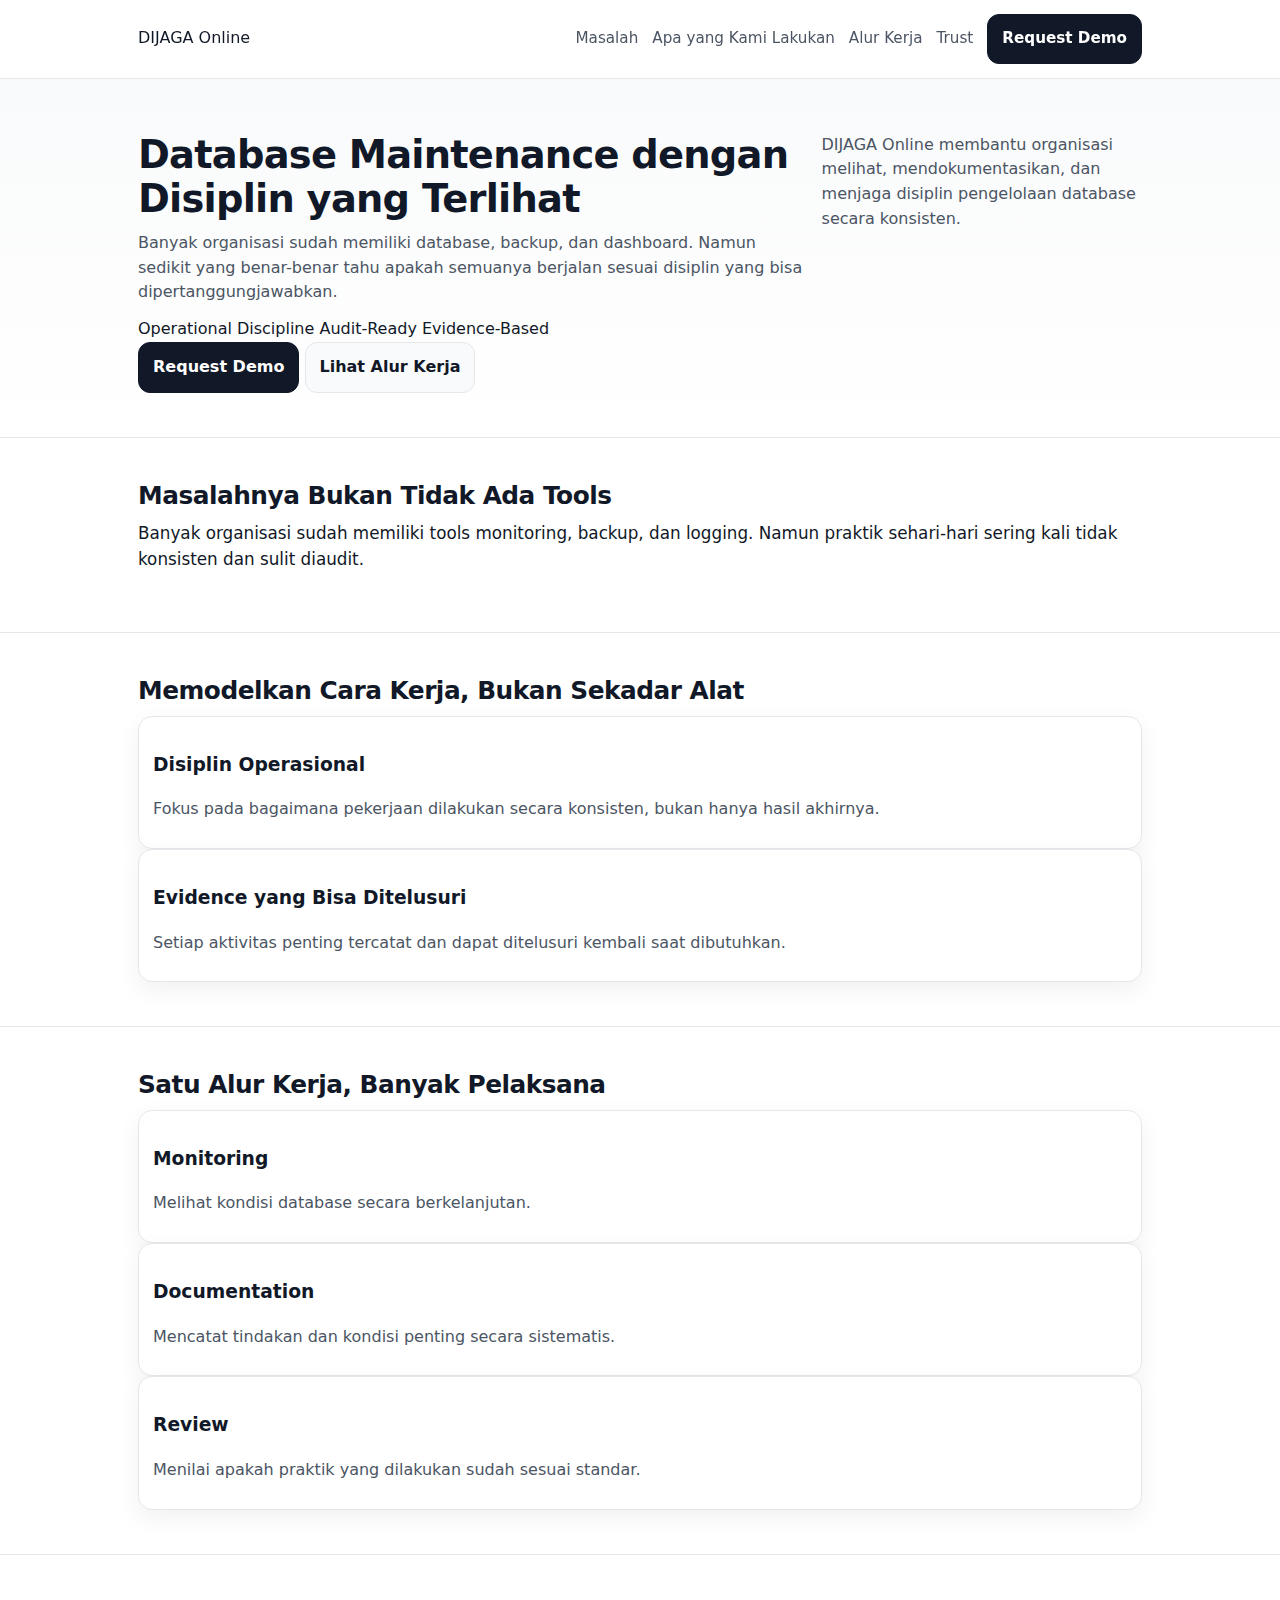
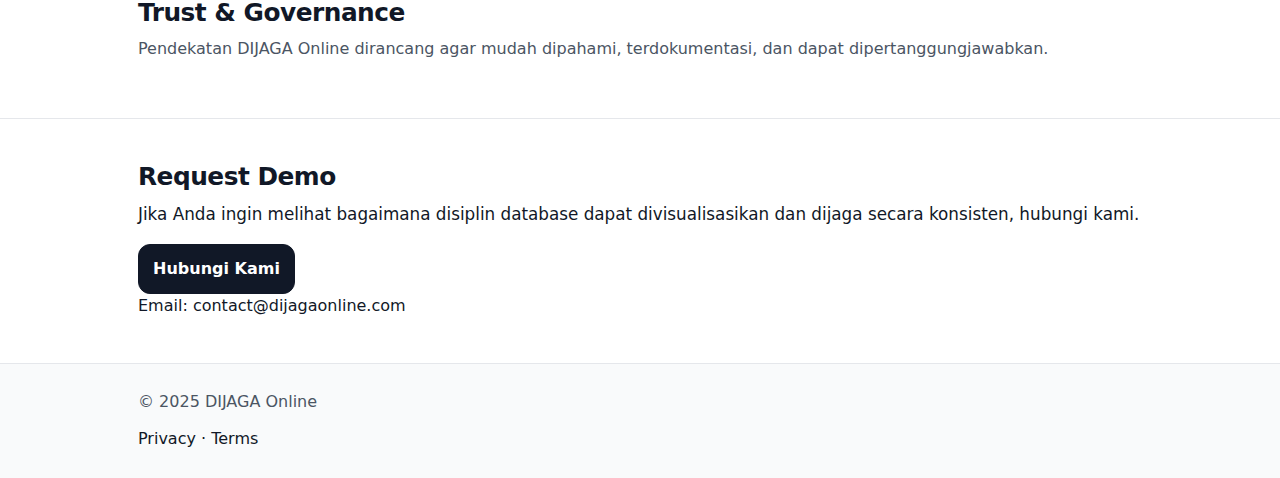
<file: public/index.html>
<!DOCTYPE html>
<html lang="id">
<head>
  <meta charset="utf-8" />
  <meta name="viewport" content="width=device-width, initial-scale=1" />

  <title>DIJAGA Online — Database Maintenance dengan Disiplin yang Terlihat</title>

  <meta name="description" content="DIJAGA Online membantu organisasi melihat, mendokumentasikan, dan menjaga disiplin pengelolaan database secara konsisten." />
<!-- Cache-busting CSS -->
  <link rel="stylesheet" href="styles.css?v=20251229-1">
  
</head>

<body>

<!-- ================= HEADER ================= -->
<header class="site-header">
  <div class="container header__inner">
    <div class="brand">
      <div class="brand__mark"></div>
      <span>DIJAGA Online</span>
    </div>

    <nav class="nav">
      <a href="#problem">Masalah</a>
      <a href="#what">Apa yang Kami Lakukan</a>
      <a href="#flow">Alur Kerja</a>
      <a href="#trust">Trust</a>
      <a href="#contact" class="btn btn--primary nav__cta">Request Demo</a>
    </nav>
  </div>
</header>

<!-- ================= HERO ================= -->
<section class="section section--dark hero">
  <div class="container hero__grid">
    <div class="hero__copy">
      <h1>Database Maintenance dengan Disiplin yang Terlihat</h1>

      <p>
        Banyak organisasi sudah memiliki database, backup, dan dashboard.
        Namun sedikit yang benar-benar tahu apakah semuanya berjalan
        sesuai disiplin yang bisa dipertanggungjawabkan.
      </p>

      <div class="hero__badges">
        <span class="badge">Operational Discipline</span>
        <span class="badge">Audit-Ready</span>
        <span class="badge">Evidence-Based</span>
      </div>

      <div class="mt16">
        <a href="#contact" class="btn btn--primary">Request Demo</a>
        <a href="#flow" class="btn btn--secondary">Lihat Alur Kerja</a>
      </div>
    </div>

    <div class="hero__panel">
      <p class="m0">
        DIJAGA Online membantu organisasi melihat, mendokumentasikan,
        dan menjaga disiplin pengelolaan database secara konsisten.
      </p>
    </div>
  </div>
</section>

<!-- ================= PROBLEM ================= -->
<section id="problem" class="section">
  <div class="container">
    <h2>Masalahnya Bukan Tidak Ada Tools</h2>

    <p class="lead">
      Banyak organisasi sudah memiliki tools monitoring, backup, dan logging.
      Namun praktik sehari-hari sering kali tidak konsisten dan sulit diaudit.
    </p>
  </div>
</section>

<!-- ================= WHAT ================= -->
<section id="what" class="section section--soft">
  <div class="container">
    <h2>Memodelkan Cara Kerja, Bukan Sekadar Alat</h2>

    <div class="grid grid--2">
      <div class="card card--accent">
        <h3>Disiplin Operasional</h3>
        <p>
          Fokus pada bagaimana pekerjaan dilakukan secara konsisten,
          bukan hanya hasil akhirnya.
        </p>
      </div>

      <div class="card card--accent">
        <h3>Evidence yang Bisa Ditelusuri</h3>
        <p>
          Setiap aktivitas penting tercatat dan dapat ditelusuri kembali
          saat dibutuhkan.
        </p>
      </div>
    </div>
  </div>
</section>

<!-- ================= FLOW ================= -->
<section id="flow" class="section">
  <div class="container">
    <h2>Satu Alur Kerja, Banyak Pelaksana</h2>

    <div class="grid">
      <div class="card">
        <h3>Monitoring</h3>
        <p>Melihat kondisi database secara berkelanjutan.</p>
      </div>

      <div class="card">
        <h3>Documentation</h3>
        <p>Mencatat tindakan dan kondisi penting secara sistematis.</p>
      </div>

      <div class="card">
        <h3>Review</h3>
        <p>Menilai apakah praktik yang dilakukan sudah sesuai standar.</p>
      </div>
    </div>
  </div>
</section>

<!-- ================= TRUST ================= -->
<section id="trust" class="section section--soft">
  <div class="container">
    <h2>Trust &amp; Governance</h2>

    <div class="callout">
      <p class="m0">
        Pendekatan DIJAGA Online dirancang agar mudah dipahami,
        terdokumentasi, dan dapat dipertanggungjawabkan.
      </p>
    </div>
  </div>
</section>

<!-- ================= CONTACT ================= -->
<section id="contact" class="section section--dark contact">
  <div class="container">
    <h2>Request Demo</h2>

    <p class="lead">
      Jika Anda ingin melihat bagaimana disiplin database dapat
      divisualisasikan dan dijaga secara konsisten, hubungi kami.
    </p>

    <div class="contact__actions">
      <a href="mailto:contact@dijagaonline.com" class="btn btn--primary">
        Hubungi Kami
      </a>
    </div>

    <div class="contact__meta">
      Email:
      <a href="mailto:contact@dijagaonline.com">contact@dijagaonline.com</a>
    </div>
  </div>
</section>

<!-- ================= FOOTER ================= -->
<footer class="site-footer">
  <div class="container footer__inner">
    <p class="m0">© 2025 DIJAGA Online</p>

    <div>
      <a href="privacy.html">Privacy</a> ·
      <a href="terms.html">Terms</a>
    </div>
  </div>
</footer>

</body>
</html>
</file>
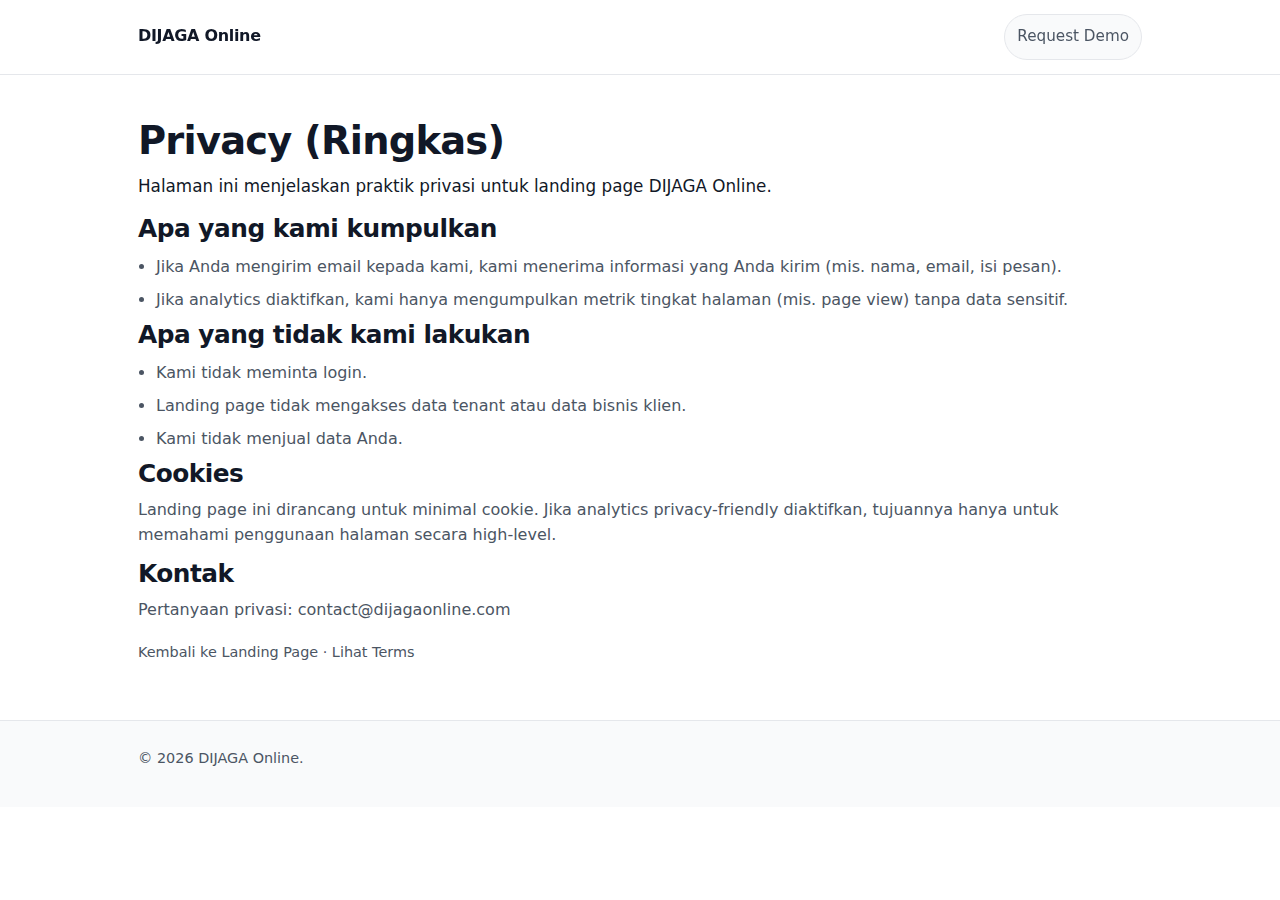
<file: public/privacy.html>
<!doctype html>
<html lang="id">
  <head>
    <meta charset="UTF-8" />
    <meta name="viewport" content="width=device-width, initial-scale=1" />
    <meta name="description" content="Privacy ringkas DIJAGA Online (landing page)." />
    <title>Privacy — DIJAGA Online</title>
    <link rel="stylesheet" href="./styles.css" />
  </head>
  <body>
    <header class="site-header">
      <div class="container">
        <a class="brand" href="./index.html"><span class="brand__name">DIJAGA Online</span></a>
        <nav class="nav" aria-label="Primary">
          <a href="./index.html#contact" class="nav__cta">Request Demo</a>
        </nav>
      </div>
    </header>

    <main>
      <section class="section">
        <div class="container">
          <h1>Privacy (Ringkas)</h1>
          <p class="lead">Halaman ini menjelaskan praktik privasi untuk landing page DIJAGA Online.</p>

          <h2>Apa yang kami kumpulkan</h2>
          <ul class="bullets">
            <li>Jika Anda mengirim email kepada kami, kami menerima informasi yang Anda kirim (mis. nama, email, isi pesan).</li>
            <li>Jika analytics diaktifkan, kami hanya mengumpulkan metrik tingkat halaman (mis. page view) tanpa data sensitif.</li>
          </ul>

          <h2>Apa yang tidak kami lakukan</h2>
          <ul class="bullets">
            <li>Kami tidak meminta login.</li>
            <li>Landing page tidak mengakses data tenant atau data bisnis klien.</li>
            <li>Kami tidak menjual data Anda.</li>
          </ul>

          <h2>Cookies</h2>
          <p>
            Landing page ini dirancang untuk minimal cookie. Jika analytics privacy-friendly diaktifkan,
            tujuannya hanya untuk memahami penggunaan halaman secara high-level.
          </p>

          <h2>Kontak</h2>
          <p>
            Pertanyaan privasi: <a href="mailto:contact@dijagaonline.com">contact@dijagaonline.com</a>
          </p>

          <p class="small" style="margin-top: 18px;">
            Kembali ke <a href="./index.html">Landing Page</a> · Lihat <a href="./terms.html">Terms</a>
          </p>
        </div>
      </section>
    </main>

    <footer class="site-footer">
      <div class="container">
        <p class="small">© <span id="year">2025</span> DIJAGA Online.</p>
      </div>
    </footer>

    <script>
      document.getElementById("year").textContent = String(new Date().getFullYear());
    </script>
  </body>
</html>
</file>
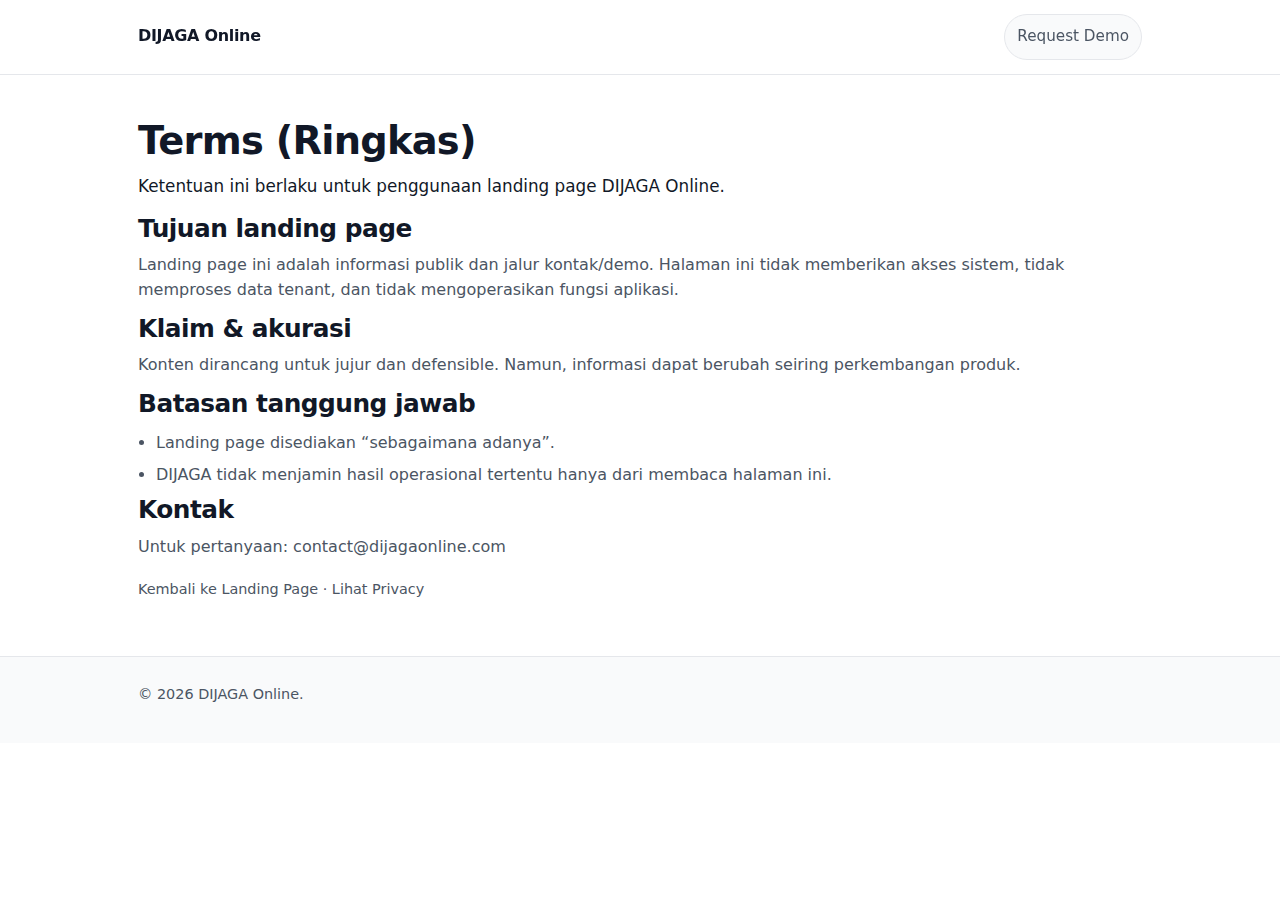
<file: public/terms.html>
<!doctype html>
<html lang="id">
  <head>
    <meta charset="UTF-8" />
    <meta name="viewport" content="width=device-width, initial-scale=1" />
    <meta name="description" content="Terms ringkas DIJAGA Online (landing page)." />
    <title>Terms — DIJAGA Online</title>
    <link rel="stylesheet" href="./styles.css" />
  </head>
  <body>
    <header class="site-header">
      <div class="container">
        <a class="brand" href="./index.html"><span class="brand__name">DIJAGA Online</span></a>
        <nav class="nav" aria-label="Primary">
          <a href="./index.html#contact" class="nav__cta">Request Demo</a>
        </nav>
      </div>
    </header>

    <main>
      <section class="section">
        <div class="container">
          <h1>Terms (Ringkas)</h1>
          <p class="lead">Ketentuan ini berlaku untuk penggunaan landing page DIJAGA Online.</p>

          <h2>Tujuan landing page</h2>
          <p>
            Landing page ini adalah informasi publik dan jalur kontak/demo. Halaman ini tidak memberikan akses sistem,
            tidak memproses data tenant, dan tidak mengoperasikan fungsi aplikasi.
          </p>

          <h2>Klaim & akurasi</h2>
          <p>
            Konten dirancang untuk jujur dan defensible. Namun, informasi dapat berubah seiring perkembangan produk.
          </p>

          <h2>Batasan tanggung jawab</h2>
          <ul class="bullets">
            <li>Landing page disediakan “sebagaimana adanya”.</li>
            <li>DIJAGA tidak menjamin hasil operasional tertentu hanya dari membaca halaman ini.</li>
          </ul>

          <h2>Kontak</h2>
          <p>
            Untuk pertanyaan: <a href="mailto:contact@dijagaonline.com">contact@dijagaonline.com</a>
          </p>

          <p class="small" style="margin-top: 18px;">
            Kembali ke <a href="./index.html">Landing Page</a> · Lihat <a href="./privacy.html">Privacy</a>
          </p>
        </div>
      </section>
    </main>

    <footer class="site-footer">
      <div class="container">
        <p class="small">© <span id="year">2025</span> DIJAGA Online.</p>
      </div>
    </footer>

    <script>
      document.getElementById("year").textContent = String(new Date().getFullYear());
    </script>
  </body>
</html>
</file>
<file: public/styles.css>
/* DIJAGA Online — Landing Page (Sprint 2)
   Minimal, clean, mobile-first, static-only
   No brand hype, calm + readable
*/

:root {
  --bg: #ffffff;
  --text: #111827;
  --muted: #4b5563;
  --border: #e5e7eb;
  --surface: #f9fafb;

  --radius: 14px;
  --shadow: 0 8px 24px rgba(0, 0, 0, 0.06);

  --max: 1040px;
  --pad: 18px;
  --gap: 14px;

  --focus: 2px solid #111827;
}

*,
*::before,
*::after {
  box-sizing: border-box;
}

html {
  scroll-behavior: smooth;
}

body {
  margin: 0;
  font-family: system-ui, -apple-system, Segoe UI, Roboto, Arial, sans-serif;
  line-height: 1.55;
  color: var(--text);
  background: var(--bg);
}

a {
  color: inherit;
  text-decoration: none;
}

a:focus-visible,
button:focus-visible {
  outline: var(--focus);
  outline-offset: 3px;
  border-radius: 10px;
}

.container {
  width: min(var(--max), 100%);
  margin: 0 auto;
  padding: 0 var(--pad);
}

/* Typography */
h1,
h2 {
  line-height: 1.15;
  margin: 0 0 10px 0;
  letter-spacing: -0.02em;
}

h1 {
  font-size: 1.85rem;
}

h2 {
  font-size: 1.35rem;
  margin-top: 0;
}

p {
  margin: 0 0 12px 0;
  color: var(--muted);
}

.lead {
  font-size: 1.05rem;
  color: var(--text);
  margin-top: 10px;
  margin-bottom: 16px;
}

.small {
  font-size: 0.9rem;
  color: var(--muted);
}

/* Layout sections */
.section {
  padding: 44px 0;
  border-top: 1px solid var(--border);
}

.section:first-of-type {
  border-top: none;
}

.hero {
  padding: 54px 0 44px;
  border-top: none;
  background: linear-gradient(180deg, var(--surface), var(--bg));
}

.note {
  margin-top: 12px;
  padding: 12px 14px;
  border: 1px solid var(--border);
  border-radius: var(--radius);
  background: var(--surface);
  color: var(--text);
}

/* Header */
.site-header {
  position: sticky;
  top: 0;
  z-index: 50;
  background: rgba(255, 255, 255, 0.9);
  backdrop-filter: blur(10px);
  border-bottom: 1px solid var(--border);
}

.site-header .container {
  display: flex;
  align-items: center;
  justify-content: space-between;
  gap: 12px;
  padding: 14px var(--pad);
}

.brand__name {
  font-weight: 700;
  letter-spacing: -0.02em;
}

.nav {
  display: none; /* mobile-first: hide nav links */
  gap: 14px;
  align-items: center;
  font-size: 0.95rem;
  color: var(--muted);
}

.nav a:hover {
  color: var(--text);
}

.nav__cta {
  padding: 10px 12px;
  border: 1px solid var(--border);
  border-radius: 999px;
  background: var(--surface);
}

/* Buttons */
.cta {
  display: flex;
  flex-wrap: wrap;
  gap: 10px;
  margin: 18px 0 6px;
}

.btn {
  display: inline-flex;
  align-items: center;
  justify-content: center;
  padding: 12px 14px;
  border-radius: 12px;
  border: 1px solid var(--border);
  background: var(--bg);
  color: var(--text);
  font-weight: 600;
}

.btn:hover {
  transform: translateY(-1px);
}

.btn--primary {
  background: var(--text);
  color: #fff;
  border-color: var(--text);
}

.btn--secondary {
  background: var(--surface);
}

/* Cards */
.card {
  border: 1px solid var(--border);
  border-radius: var(--radius);
  background: var(--bg);
  box-shadow: var(--shadow);
  padding: 14px 14px;
}

.card__title {
  margin: 0 0 6px 0;
  font-weight: 700;
  color: var(--text);
}

.card__text {
  margin: 0;
  color: var(--muted);
}

.card__hint {
  margin: 10px 0 0 0;
  font-size: 0.92rem;
  color: var(--muted);
}

/* Lists */
.bullets,
.trust-bullets,
.impact-list,
.steps {
  margin: 12px 0 0 0;
  padding-left: 18px;
  color: var(--muted);
}

.bullets li,
.trust-bullets li,
.impact-list li,
.steps li {
  margin: 8px 0;
}

.trust-bullets {
  margin-top: 14px;
}

/* Flow diagram */
.flow {
  margin-top: 16px;
  border: 1px solid var(--border);
  border-radius: var(--radius);
  background: var(--surface);
  padding: 14px;
  display: grid;
  gap: 8px;
}

.flow__item {
  background: var(--bg);
  border: 1px solid var(--border);
  border-radius: 12px;
  padding: 10px 12px;
  font-weight: 600;
  color: var(--text);
}

.flow__arrow {
  text-align: center;
  color: var(--muted);
}

/* Grids */
.hero__grid {
  display: grid;
  gap: 18px;
}

.grid-3 {
  display: grid;
  gap: 14px;
  margin-top: 16px;
}

/* Contact */
.contact .btn--primary {
  width: 100%;
}

/* Footer */
.site-footer {
  border-top: 1px solid var(--border);
  padding: 26px 0;
  background: var(--surface);
}

/* Desktop enhancements */
@media (min-width: 860px) {
  h1 {
    font-size: 2.4rem;
  }

  h2 {
    font-size: 1.55rem;
  }

  .nav {
    display: flex;
  }

  .hero__grid {
    grid-template-columns: 1.35fr 0.65fr;
    align-items: start;
  }

  .grid-3 {
    grid-template-columns: repeat(3, 1fr);
  }

  .contact .btn--primary {
    width: auto;
  }
}

/* Reduced motion */
@media (prefers-reduced-motion: reduce) {
  html {
    scroll-behavior: auto;
  }
  .btn:hover {
    transform: none;
  }
}
</file>
